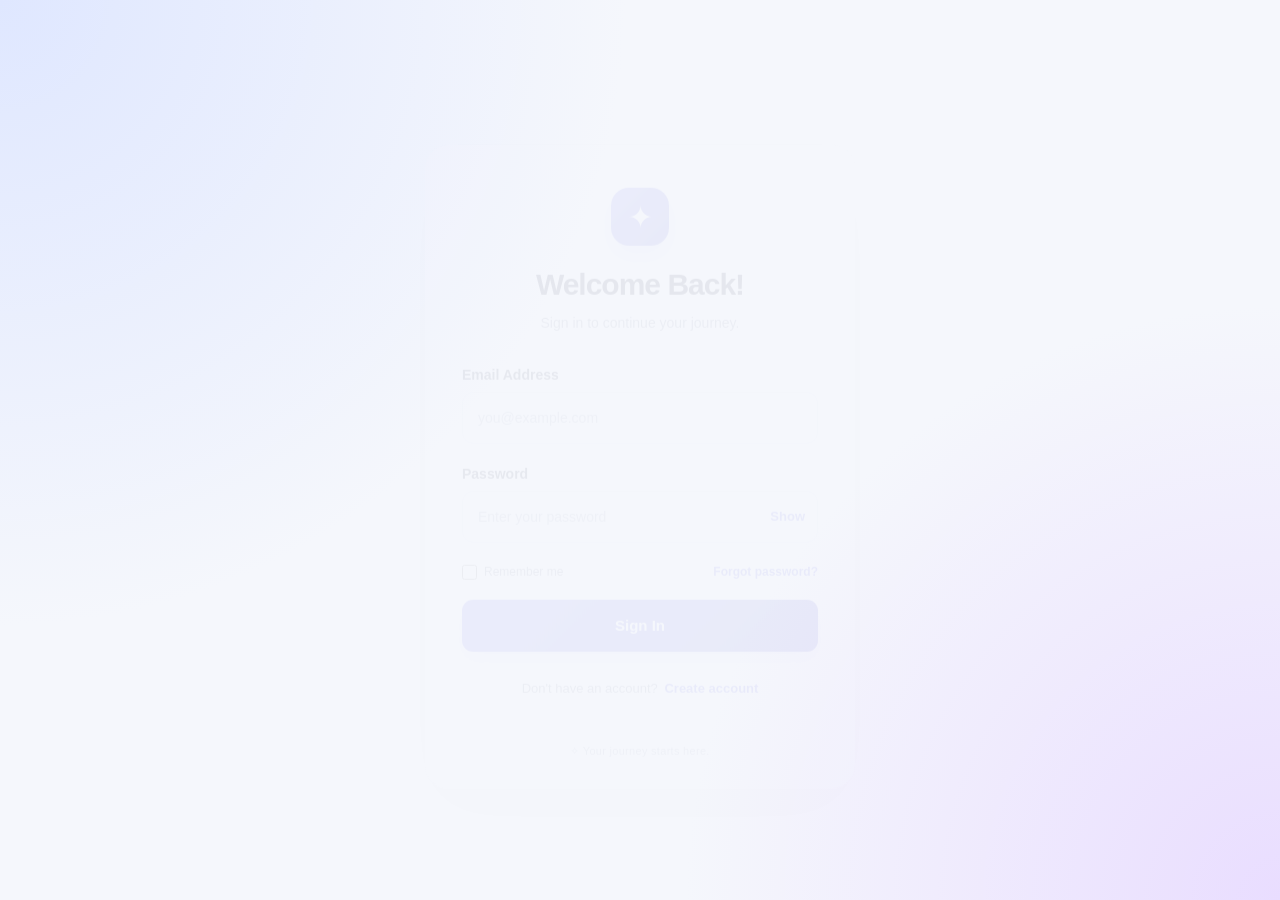
<file: index.html>
<!DOCTYPE html>
<html lang="en">
<head>
  <meta charset="UTF-8">
  <meta name="viewport" content="width=device-width, initial-scale=1.0">
  <meta http-equiv="refresh" content="0; url=login.html">
  <title>Welcome | Login Project</title>
</head>
<body>
  <p>Welcome! Redirecting you to the login page...</p>
  <p>If you are not redirected, <a href="login.html">click here</a>.</p>
</body>
</html>
</file>
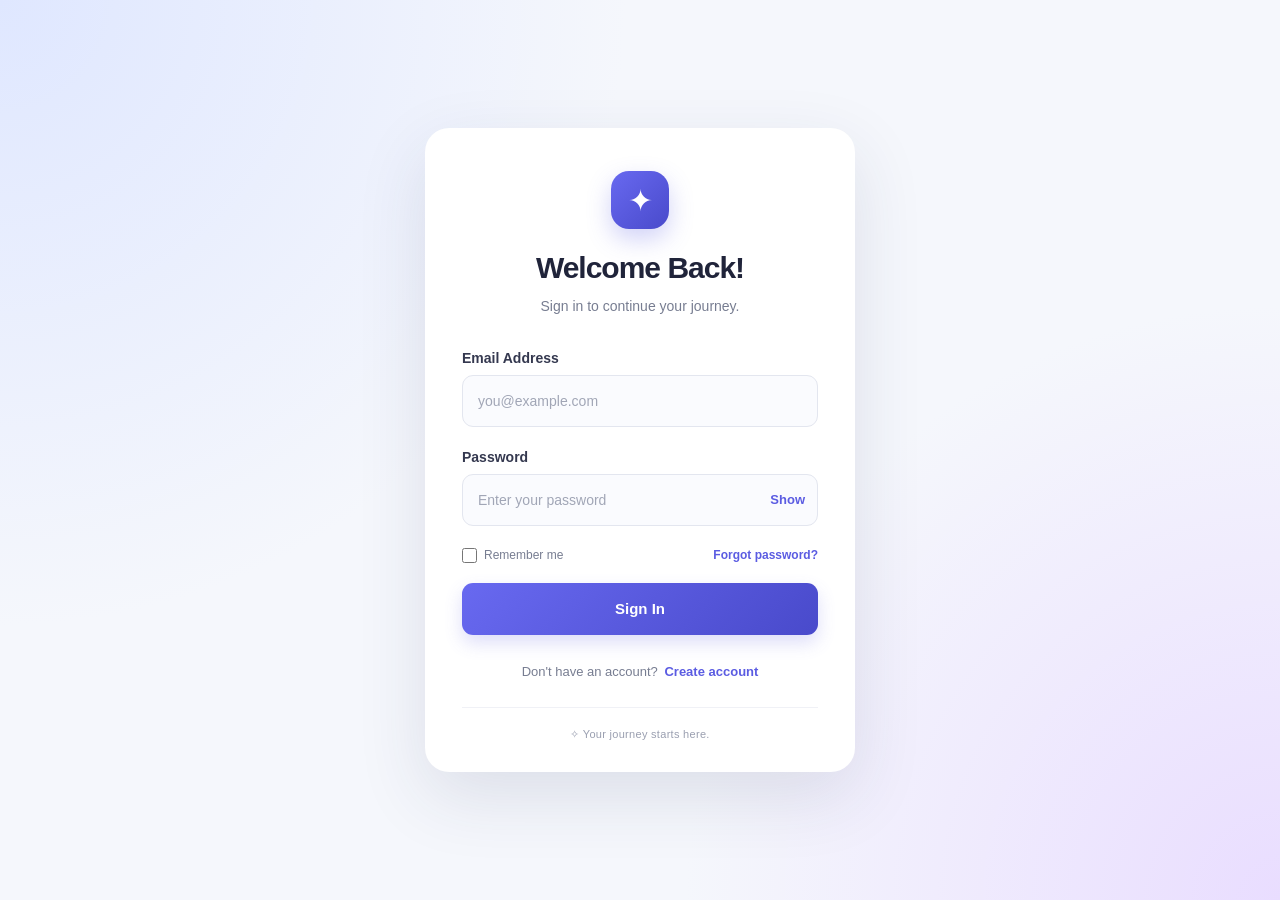
<file: login.html>
<!doctype html>
<html lang="en">
  <head>
    <meta charset="UTF-8" />
    <meta name="viewport" content="width=device-width, initial-scale=1.0" />

    <title>Login | Welcome Back</title>

    <link rel="stylesheet" href="login.css" />
    <script src="login.js" defer></script>
  </head>

  <body>
    <main class="container">
      <section class="login-card">
        <div class="brand-icon" aria-hidden="true">✦</div>

        <h1>Welcome Back!</h1>
        <p class="subtitle">Sign in to continue your journey.</p>

        <form class="login-form" id="login-form" novalidate>
          <div class="form-group">
            <label for="email">Email Address</label>
            <input
              type="email"
              id="email"
              name="email"
              placeholder="you@example.com"
              autocomplete="email"
              required
            />
          </div>

          <div class="form-group">
            <label for="password">Password</label>

            <div class="password-wrapper">
              <input
                type="password"
                id="password"
                name="password"
                placeholder="Enter your password"
                autocomplete="current-password"
                required
                minlength="6"
              />

              <button
                type="button"
                class="toggle-password"
                id="toggle-password"
                aria-label="Show password"
                aria-pressed="false"
              >
                Show
              </button>
            </div>
          </div>

          <div class="form-options">
            <label class="remember-label">
              <input type="checkbox" id="remember-me" />
              <span>Remember me</span>
            </label>

            <a href="#" id="forgot-password">Forgot password?</a>
          </div>

          <p
            class="form-message"
            id="form-message"
            role="status"
            aria-live="polite"
          ></p>

          <button type="submit" class="login-button" id="login-button">
            Sign In
          </button>
        </form>

        <p class="signup-text">
          Don't have an account? <a href="register.html">Create account</a>
        </p>

        <p class="security-note">✧ Your journey starts here.</p>
      </section>
    </main>
  </body>
</html>
</file>
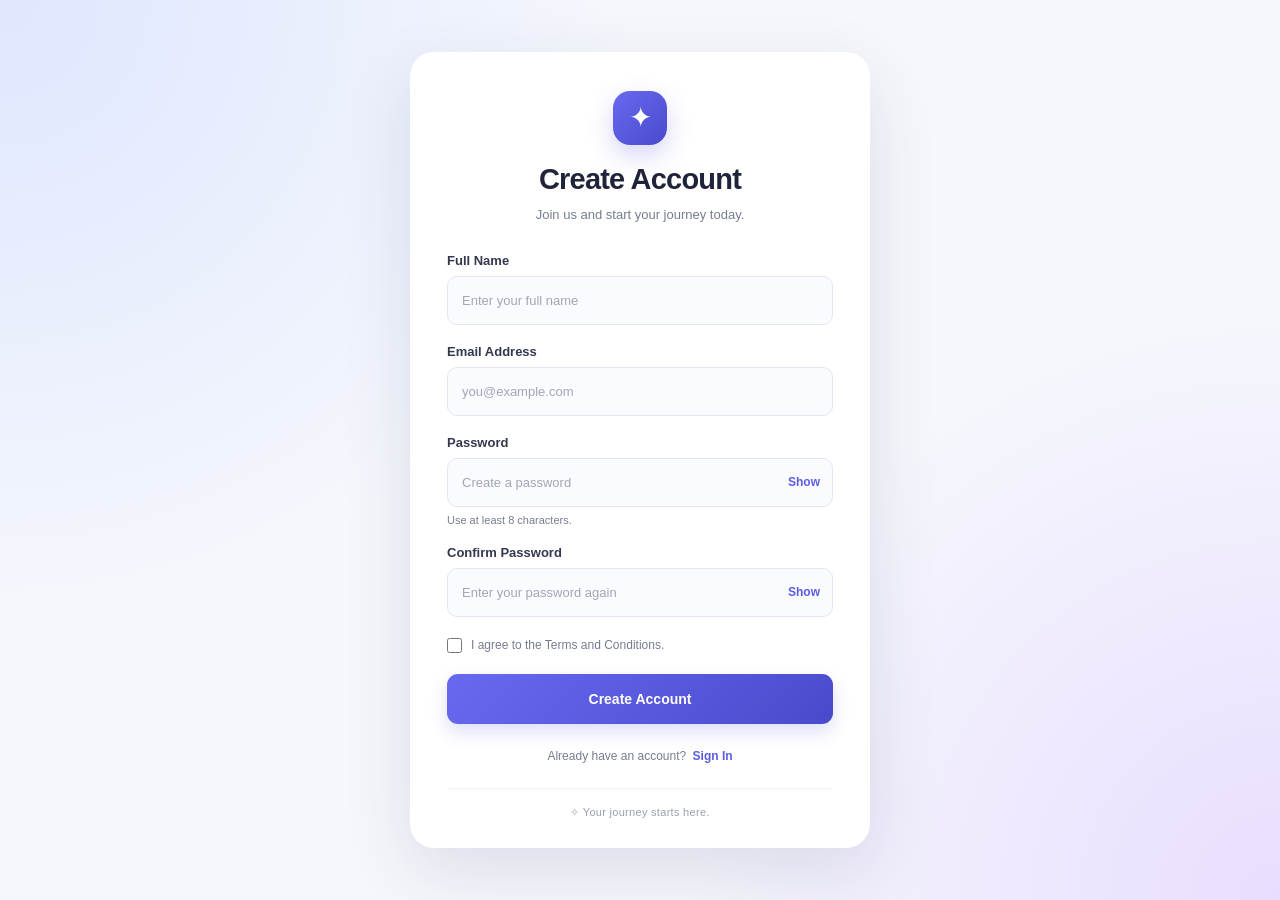
<file: register.html>
<!doctype html>
<html lang="en">
  <head>
    <meta charset="UTF-8" />
    <meta name="viewport" content="width=device-width, initial-scale=1.0" />

    <title>Create Account | Welcome</title>

    <link rel="stylesheet" href="register.css" />
    <script src="register.js" defer></script>
  </head>

  <body>
    <main class="container">
      <section class="register-card">
        <div class="brand-icon" aria-hidden="true">✦</div>

        <h1>Create Account</h1>
        <p class="subtitle">Join us and start your journey today.</p>

        <form class="register-form" id="register-form" novalidate>
          <div class="form-group">
            <label for="fullname">Full Name</label>
            <input
              type="text"
              id="fullname"
              name="fullname"
              placeholder="Enter your full name"
              autocomplete="name"
              required
            />
          </div>

          <div class="form-group">
            <label for="email">Email Address</label>
            <input
              type="email"
              id="email"
              name="email"
              placeholder="you@example.com"
              autocomplete="email"
              required
            />
          </div>

          <div class="form-group">
            <label for="password">Password</label>

            <div class="password-wrapper">
              <input
                type="password"
                id="password"
                name="password"
                placeholder="Create a password"
                autocomplete="new-password"
                minlength="8"
                required
              />

              <button
                type="button"
                class="toggle-password"
                id="toggle-password"
                aria-label="Show password"
                aria-pressed="false"
              >
                Show
              </button>
            </div>

            <small class="field-hint">Use at least 8 characters.</small>
          </div>

          <div class="form-group">
            <label for="confirm-password">Confirm Password</label>

            <div class="password-wrapper">
              <input
                type="password"
                id="confirm-password"
                name="confirm-password"
                placeholder="Enter your password again"
                autocomplete="new-password"
                required
              />

              <button
                type="button"
                class="toggle-password"
                id="toggle-confirm-password"
                aria-label="Show confirmation password"
                aria-pressed="false"
              >
                Show
              </button>
            </div>
          </div>

          <label class="terms-label">
            <input type="checkbox" id="terms" required />
            <span>I agree to the Terms and Conditions.</span>
          </label>

          <p
            class="form-message"
            id="form-message"
            role="status"
            aria-live="polite"
          ></p>

          <button type="submit" class="register-button">Create Account</button>
        </form>

        <p class="login-text">
          Already have an account?
          <a href="login.html">Sign In</a>
        </p>

        <p class="security-note">✧ Your journey starts here.</p>
      </section>
    </main>
  </body>
</html>
</file>
<file: login.css>
/* =========================
   LOGIN PAGE - PROFESSIONAL DESIGN
========================= */

* {
  margin: 0;
  padding: 0;
  box-sizing: border-box;
}

:root {
  --primary: #5b5ce2;
  --primary-dark: #4546c8;
  --text-dark: #20243a;
  --text-muted: #777d91;
  --border: #e3e6ef;
  --white: #ffffff;
  --success: #15803d;
  --error: #dc2626;
}

body {
  min-height: 100vh;
  min-height: 100dvh;
  display: flex;
  justify-content: center;
  align-items: center;
  padding: 24px;
  font-family: "Segoe UI", Arial, sans-serif;
  background:
    radial-gradient(circle at top left, #dfe7ff 0, transparent 40%),
    radial-gradient(circle at bottom right, #e9ddff 0, transparent 38%), #f5f7fc;
  color: var(--text-dark);
}

/* MAIN CONTAINER */

.container {
  width: 100%;
  max-width: 430px;
}

/* LOGIN CARD */

.login-card {
  width: 100%;
  padding: 42px 36px 30px;
  background: var(--white);
  border: 1px solid rgba(255, 255, 255, 0.8);
  border-radius: 24px;
  box-shadow: 0 24px 70px rgba(43, 49, 92, 0.12);
  animation: cardEntrance 0.6s ease both;
}

/* BRAND ICON */

.brand-icon {
  width: 58px;
  height: 58px;
  display: flex;
  align-items: center;
  justify-content: center;
  margin: 0 auto 22px;
  border-radius: 18px;
  background: linear-gradient(135deg, #6869f0, #494acb);
  color: var(--white);
  font-size: 30px;
  box-shadow: 0 10px 24px rgba(91, 92, 226, 0.28);
}

/* HEADING */

.login-card h1 {
  margin-bottom: 10px;
  text-align: center;
  font-size: 30px;
  font-weight: 750;
  letter-spacing: -1px;
}

.subtitle {
  margin-bottom: 32px;
  text-align: center;
  color: var(--text-muted);
  font-size: 14px;
  line-height: 1.6;
}

/* FORM */

.login-form {
  width: 100%;
}

.form-group {
  margin-bottom: 22px;
}

.form-group > label {
  display: block;
  margin-bottom: 9px;
  font-size: 14px;
  font-weight: 650;
  color: #34384f;
}

/* INPUT FIELDS */

.form-group input {
  width: 100%;
  min-width: 0;
  height: 52px;
  padding: 0 15px;
  border: 1px solid var(--border);
  border-radius: 11px;
  outline: none;
  background: #fafbfe;
  color: var(--text-dark);
  font-size: 14px;
  transition:
    border-color 0.25s,
    box-shadow 0.25s,
    background 0.25s;
}

.form-group input::placeholder {
  color: #a1a6b6;
}

.form-group input:focus {
  border-color: var(--primary);
  background: var(--white);
  box-shadow: 0 0 0 4px rgba(91, 92, 226, 0.12);
}

/* PASSWORD FIELD */

.password-wrapper {
  position: relative;
  display: flex;
  align-items: center;
}

.password-wrapper input {
  padding-right: 65px;
}

.toggle-password {
  position: absolute;
  right: 13px;
  border: none;
  background: transparent;
  color: var(--primary);
  font-size: 13px;
  font-weight: 700;
  cursor: pointer;
}

.toggle-password:hover {
  color: var(--primary-dark);
}

/* REMEMBER ME AND FORGOT PASSWORD */

.form-options {
  display: flex;
  align-items: center;
  justify-content: space-between;
  gap: 10px;
  margin: 2px 0 20px;
  font-size: 12px;
}

.remember-label {
  display: flex;
  align-items: center;
  gap: 7px;
  color: var(--text-muted);
  cursor: pointer;
}

.remember-label input {
  width: 15px;
  height: 15px;
  accent-color: var(--primary);
  cursor: pointer;
}

a {
  color: var(--primary);
  text-decoration: none;
  font-weight: 650;
}

a:hover {
  color: var(--primary-dark);
  text-decoration: underline;
}

/* VALIDATION MESSAGE */

.form-message {
  display: none;
  margin-bottom: 15px;
  padding: 11px 12px;
  border-radius: 9px;
  font-size: 13px;
  line-height: 1.5;
}

.form-message.error {
  display: block;
  color: var(--error);
  background: #fef2f2;
  border: 1px solid #fecaca;
}

.form-message.success {
  display: block;
  color: var(--success);
  background: #f0fdf4;
  border: 1px solid #bbf7d0;
}

/* SIGN IN BUTTON */

.login-button {
  width: 100%;
  min-height: 52px;
  padding: 14px;
  border: none;
  border-radius: 11px;
  background: linear-gradient(135deg, #6869f0, #494acb);
  color: var(--white);
  font-size: 15px;
  font-weight: 700;
  cursor: pointer;
  box-shadow: 0 8px 18px rgba(91, 92, 226, 0.2);
  transition:
    transform 0.2s,
    box-shadow 0.2s,
    background 0.2s;
}

.login-button:hover {
  transform: translateY(-2px);
  box-shadow: 0 12px 24px rgba(91, 92, 226, 0.3);
}

.login-button:active {
  transform: translateY(0);
}

.login-button:focus-visible,
.toggle-password:focus-visible,
a:focus-visible {
  outline: 3px solid rgba(91, 92, 226, 0.4);
  outline-offset: 3px;
}

/* CREATE ACCOUNT */

.signup-text {
  margin-top: 25px;
  text-align: center;
  color: var(--text-muted);
  font-size: 13px;
  line-height: 1.8;
}

.signup-text a {
  margin-left: 3px;
}

.security-note {
  margin-top: 24px;
  padding-top: 20px;
  border-top: 1px solid #f0f1f6;
  text-align: center;
  color: #9a9fb0;
  font-size: 11px;
  letter-spacing: 0.3px;
}

/* ANIMATION */

@keyframes cardEntrance {
  from {
    opacity: 0;
    transform: translateY(18px);
  }

  to {
    opacity: 1;
    transform: translateY(0);
  }
}

/* MOBILE RESPONSIVENESS */

@media (max-width: 480px) {
  body {
    padding: 16px;
  }

  .login-card {
    padding: 34px 23px 25px;
    border-radius: 20px;
  }

  .login-card h1 {
    font-size: 27px;
  }

  .subtitle {
    margin-bottom: 27px;
  }

  .form-options {
    font-size: 11px;
  }
}

/* REDUCE ANIMATION FOR ACCESSIBILITY */

@media (prefers-reduced-motion: reduce) {
  *,
  *::before,
  *::after {
    animation-duration: 0.01ms !important;
    transition-duration: 0.01ms !important;
  }
}
</file>
<file: register.css>
/* =========================
   PROFESSIONAL REGISTRATION PAGE
========================= */

* {
  margin: 0;
  padding: 0;
  box-sizing: border-box;
}

:root {
  --primary: #5b5ce2;
  --primary-dark: #4546c8;
  --text-dark: #20243a;
  --text-muted: #777d91;
  --border: #e3e6ef;
  --white: #ffffff;
  --success: #15803d;
  --error: #dc2626;
}

body {
  min-height: 100vh;
  min-height: 100dvh;
  display: flex;
  justify-content: center;
  align-items: center;
  padding: 28px 18px;
  font-family: "Segoe UI", Arial, sans-serif;
  color: var(--text-dark);
  background:
    radial-gradient(circle at top left, #dfe7ff 0, transparent 40%),
    radial-gradient(circle at bottom right, #e9ddff 0, transparent 38%), #f5f7fc;
}

/* MAIN CONTAINER */

.container {
  width: 100%;
  max-width: 460px;
}

/* REGISTRATION CARD */

.register-card {
  width: 100%;
  padding: 38px 36px 28px;
  background: var(--white);
  border: 1px solid rgba(255, 255, 255, 0.8);
  border-radius: 24px;
  box-shadow: 0 24px 70px rgba(43, 49, 92, 0.12);
  animation: cardEntrance 0.6s ease both;
}

/* BRAND ICON */

.brand-icon {
  width: 54px;
  height: 54px;
  display: flex;
  align-items: center;
  justify-content: center;
  margin: 0 auto 18px;
  border-radius: 17px;
  background: linear-gradient(135deg, #6869f0, #494acb);
  color: var(--white);
  font-size: 28px;
  box-shadow: 0 10px 24px rgba(91, 92, 226, 0.25);
}

/* HEADING */

.register-card h1 {
  margin-bottom: 9px;
  text-align: center;
  font-size: 29px;
  font-weight: 750;
  letter-spacing: -0.8px;
}

.subtitle {
  margin-bottom: 27px;
  text-align: center;
  color: var(--text-muted);
  font-size: 13px;
  line-height: 1.6;
}

/* FORM */

.register-form {
  width: 100%;
}

.form-group {
  margin-bottom: 19px;
}

.form-group > label {
  display: block;
  margin-bottom: 8px;
  color: #34384f;
  font-size: 13px;
  font-weight: 650;
}

/* INPUT FIELDS */

.form-group input {
  width: 100%;
  min-width: 0;
  height: 49px;
  padding: 0 14px;
  border: 1px solid var(--border);
  border-radius: 10px;
  outline: none;
  background: #fafbfe;
  color: var(--text-dark);
  font-family: inherit;
  font-size: 13px;
  transition:
    border-color 0.25s,
    box-shadow 0.25s,
    background 0.25s;
}

.form-group input::placeholder {
  color: #a1a6b6;
}

.form-group input:focus {
  border-color: var(--primary);
  background: var(--white);
  box-shadow: 0 0 0 4px rgba(91, 92, 226, 0.12);
}

/* PASSWORD FIELDS */

.password-wrapper {
  position: relative;
  display: flex;
  align-items: center;
}

.password-wrapper input {
  padding-right: 65px;
}

.toggle-password {
  position: absolute;
  right: 13px;
  border: none;
  background: transparent;
  color: var(--primary);
  font-family: inherit;
  font-size: 12px;
  font-weight: 700;
  cursor: pointer;
}

.toggle-password:hover {
  color: var(--primary-dark);
}

.field-hint {
  display: block;
  margin-top: 7px;
  color: var(--text-muted);
  font-size: 11px;
}

/* TERMS CHECKBOX */

.terms-label {
  display: flex;
  align-items: flex-start;
  gap: 9px;
  margin: 4px 0 19px;
  color: var(--text-muted);
  font-size: 12px;
  line-height: 1.6;
  cursor: pointer;
}

.terms-label input {
  width: 15px;
  height: 15px;
  flex-shrink: 0;
  margin-top: 2px;
  accent-color: var(--primary);
  cursor: pointer;
}

/* MESSAGE AREA */

.form-message {
  display: none;
  margin-bottom: 15px;
  padding: 11px 12px;
  border-radius: 9px;
  font-size: 12px;
  line-height: 1.5;
}

.form-message.error {
  display: block;
  color: var(--error);
  background: #fef2f2;
  border: 1px solid #fecaca;
}

.form-message.success {
  display: block;
  color: var(--success);
  background: #f0fdf4;
  border: 1px solid #bbf7d0;
}

/* CREATE ACCOUNT BUTTON */

.register-button {
  width: 100%;
  min-height: 50px;
  padding: 14px;
  border: none;
  border-radius: 11px;
  background: linear-gradient(135deg, #6869f0, #494acb);
  color: var(--white);
  font-family: inherit;
  font-size: 14px;
  font-weight: 700;
  cursor: pointer;
  box-shadow: 0 8px 18px rgba(91, 92, 226, 0.2);
  transition:
    transform 0.2s,
    box-shadow 0.2s;
}

.register-button:hover {
  transform: translateY(-2px);
  box-shadow: 0 12px 24px rgba(91, 92, 226, 0.3);
}

.register-button:active {
  transform: translateY(0);
}

/* SIGN-IN LINK */

.login-text {
  margin-top: 22px;
  text-align: center;
  color: var(--text-muted);
  font-size: 12px;
  line-height: 1.8;
}

.login-text a {
  margin-left: 3px;
  color: var(--primary);
  font-weight: 700;
  text-decoration: none;
}

.login-text a:hover {
  color: var(--primary-dark);
  text-decoration: underline;
}

/* FOOTER */

.security-note {
  margin-top: 21px;
  padding-top: 17px;
  border-top: 1px solid #f0f1f6;
  text-align: center;
  color: #9a9fb0;
  font-size: 11px;
  letter-spacing: 0.3px;
}

/* KEYBOARD ACCESSIBILITY */

.toggle-password:focus-visible,
.register-button:focus-visible,
a:focus-visible {
  outline: 3px solid rgba(91, 92, 226, 0.4);
  outline-offset: 3px;
}

/* ENTRANCE ANIMATION */

@keyframes cardEntrance {
  from {
    opacity: 0;
    transform: translateY(18px);
  }

  to {
    opacity: 1;
    transform: translateY(0);
  }
}

/* MOBILE RESPONSIVENESS */

@media (max-width: 480px) {
  body {
    padding: 18px 13px;
  }

  .register-card {
    padding: 30px 22px 24px;
    border-radius: 20px;
  }

  .register-card h1 {
    font-size: 26px;
  }

  .subtitle {
    margin-bottom: 23px;
  }
}

/* ACCESSIBILITY: REDUCE MOTION */

@media (prefers-reduced-motion: reduce) {
  *,
  *::before,
  *::after {
    animation-duration: 0.01ms !important;
    transition-duration: 0.01ms !important;
  }
}
</file>
